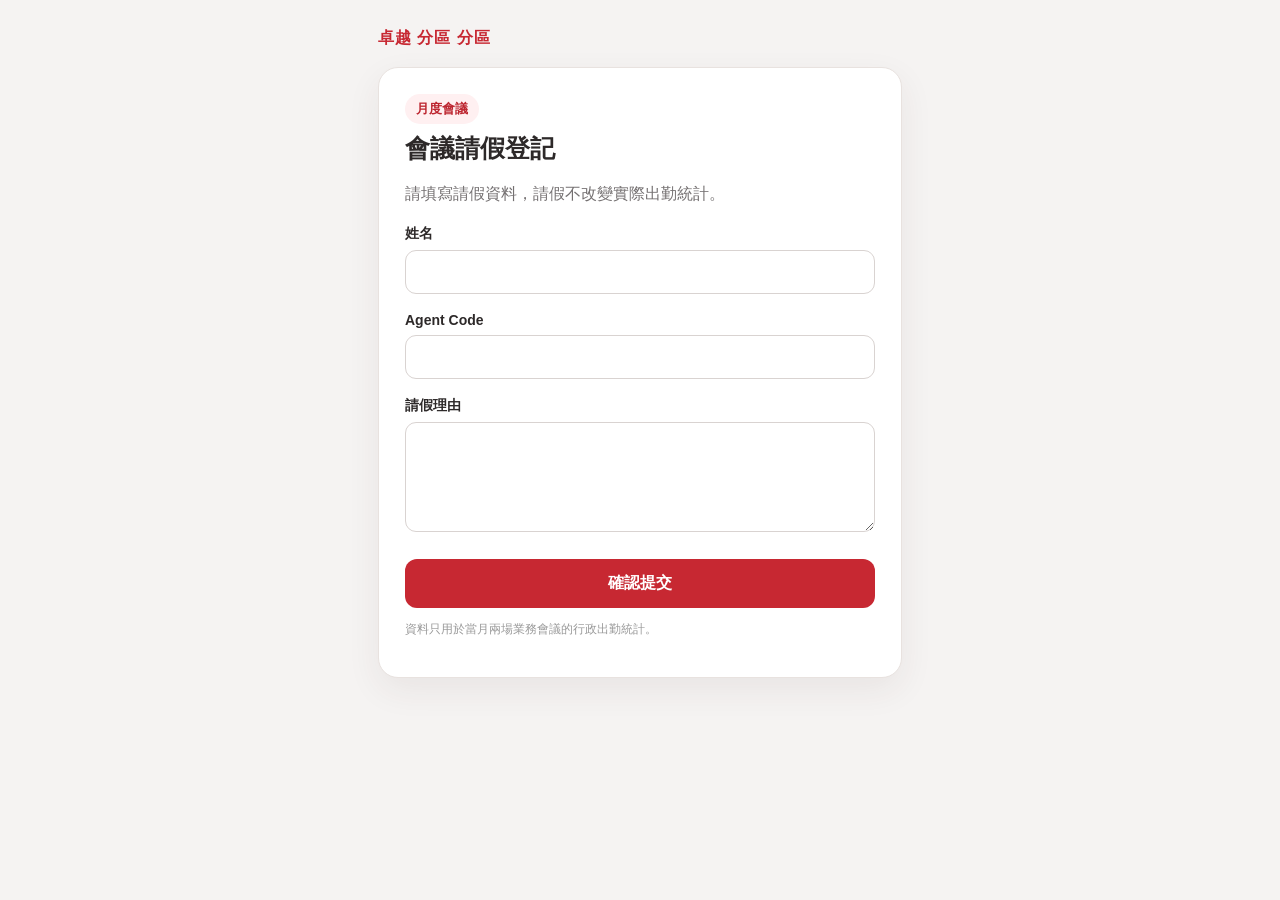
<file: meeting.html>
<!doctype html>
<html lang="zh-HK">
<head>
  <meta charset="utf-8"><meta name="viewport" content="width=device-width,initial-scale=1">
  <title>分區月度會議</title>
  <style>*{box-sizing:border-box}body{margin:0;background:#f5f3f2;color:#2d2929;font-family:-apple-system,BlinkMacSystemFont,"PingFang HK","Microsoft JhengHei",sans-serif}.wrap{max-width:560px;margin:0 auto;padding:28px 18px}.brand{color:#c72832;font-weight:900;letter-spacing:.06em}.card{background:#fff;border:1px solid #e8e2df;border-radius:20px;padding:26px;margin-top:18px;box-shadow:0 12px 34px #4d292d12}h1{font-size:25px;margin:8px 0}p{color:#747071;line-height:1.6}.meeting{display:inline-block;background:#fff0f1;color:#bd2630;border-radius:20px;padding:6px 11px;font-size:13px;font-weight:700}label{display:block;margin-top:18px;font-weight:700;font-size:14px}input,textarea{width:100%;margin-top:7px;border:1px solid #d9d3d1;border-radius:11px;padding:13px;font:inherit;outline:none}input:focus,textarea:focus{border-color:#d35a61;box-shadow:0 0 0 3px #d35a6114}textarea{min-height:110px;resize:vertical}button{width:100%;margin-top:24px;border:0;border-radius:12px;background:#c72832;color:#fff;padding:14px;font-weight:800;font-size:16px}.done{display:none;text-align:center;padding:22px 0}.done b{display:block;font-size:22px;color:#23804a}.note{font-size:12px;color:#999}.meetingChoices{margin-top:20px}.meetingChoices>strong{display:block;font-size:14px}.choice{display:flex;align-items:flex-start;gap:11px;margin-top:10px;border:1px solid #e1d9d6;border-radius:13px;padding:14px;background:#fffafa;cursor:pointer}.choice input{width:20px;height:20px;margin:1px 0 0;accent-color:#c72832;flex:0 0 auto}.choice span{display:block;font-weight:800;line-height:1.45}.choice small{display:block;color:#858081;margin-top:3px;font-weight:500}.choice:has(input:checked){border-color:#c72832;background:#fff1f2;box-shadow:0 0 0 2px #c7283212}</style>
</head>
<body><main class="wrap"><div class="brand">卓越 分區 分區</div><section class="card">
  <div id="formView"><span class="meeting" id="meeting"></span><h1 id="title"></h1><p id="intro"></p><form id="form">
    <div class="meetingChoices" id="meetingChoices"><strong>選擇需要簽到的會議（可同時選兩場）</strong><label class="choice"><input type="checkbox" name="meetingKind" value="summit-admin"><span id="adminMeeting"></span></label><label class="choice"><input type="checkbox" name="meetingKind" value="d0174"><span id="districtMeeting"></span></label></div>
    <label>姓名<input name="name" required autocomplete="name"></label><label>Agent Code<input name="agentCode" required inputmode="numeric" pattern="[0-9]+"></label><label id="reasonBox">請假理由<textarea name="reason" required></textarea></label><button type="submit">確認提交</button><p class="note">資料只用於當月兩場業務會議的行政出勤統計。</p>
  </form></div><div class="done" id="done"><b>✓ 提交成功</b><p id="doneText">資料已送交分區行政工作台，可以關閉此頁。</p></div>
</section></main><script>
const p=new URLSearchParams(location.search),meeting=p.get('meeting')||'',type=p.get('type')==='checkin'?'checkin':'leave',token=p.get('token')||'',monthNo=Number(meeting.slice(5,7))||new Date().getMonth()+1;
const labels={"summit-admin":`卓越行政總區${monthNo}月業務會議`,d0174:`分區${monthNo}月業務交流會`};
document.querySelector('#meeting').textContent=`${meeting} 月度會議`;document.querySelector('#adminMeeting').innerHTML=`${labels['summit-admin']}<small>行政總區會議簽到</small>`;document.querySelector('#districtMeeting').innerHTML=`${labels.d0174}<small>分區業務交流會簽到</small>`;document.querySelector('#title').textContent=type==='leave'?'會議請假登記':'兩場會議簽到';document.querySelector('#intro').textContent=type==='leave'?'請填寫請假資料，請假不改變實際出勤統計。':'請按實際出席情況選擇一場或兩場會議後提交。';if(type==='checkin')document.querySelector('#reasonBox').remove();else document.querySelector('#meetingChoices').remove();
document.querySelector('#form').addEventListener('submit',async e=>{e.preventDefault();const b=e.target.querySelector('button'),f=new FormData(e.target),kinds=type==='checkin'?f.getAll('meetingKind'):['d0174'];if(!token){alert('此表連結無效，請重新掃描當月二維碼。');return}if(type==='checkin'&&!kinds.length){alert('請至少選擇一場需要簽到的會議。');return}b.disabled=true;b.textContent='提交中…';try{const results=await Promise.all(kinds.map(meetingKind=>fetch('/api/meeting-response',{method:'POST',headers:{'content-type':'application/json'},body:JSON.stringify({meeting,type,token,meetingKind,name:f.get('name'),agentCode:f.get('agentCode'),reason:f.get('reason')||''})})));if(results.some(r=>!r.ok))throw 0;document.querySelector('#doneText').textContent=type==='checkin'?`已完成 ${kinds.length} 場會議簽到，資料已送交行政工作台。`:'請假資料已送交分區行政工作台。';document.querySelector('#formView').style.display='none';document.querySelector('#done').style.display='block'}catch{b.disabled=false;b.textContent='重新提交';alert('提交失敗；如月份已變更，請重新掃描最新二維碼。')}});
</script></body></html>
</file>
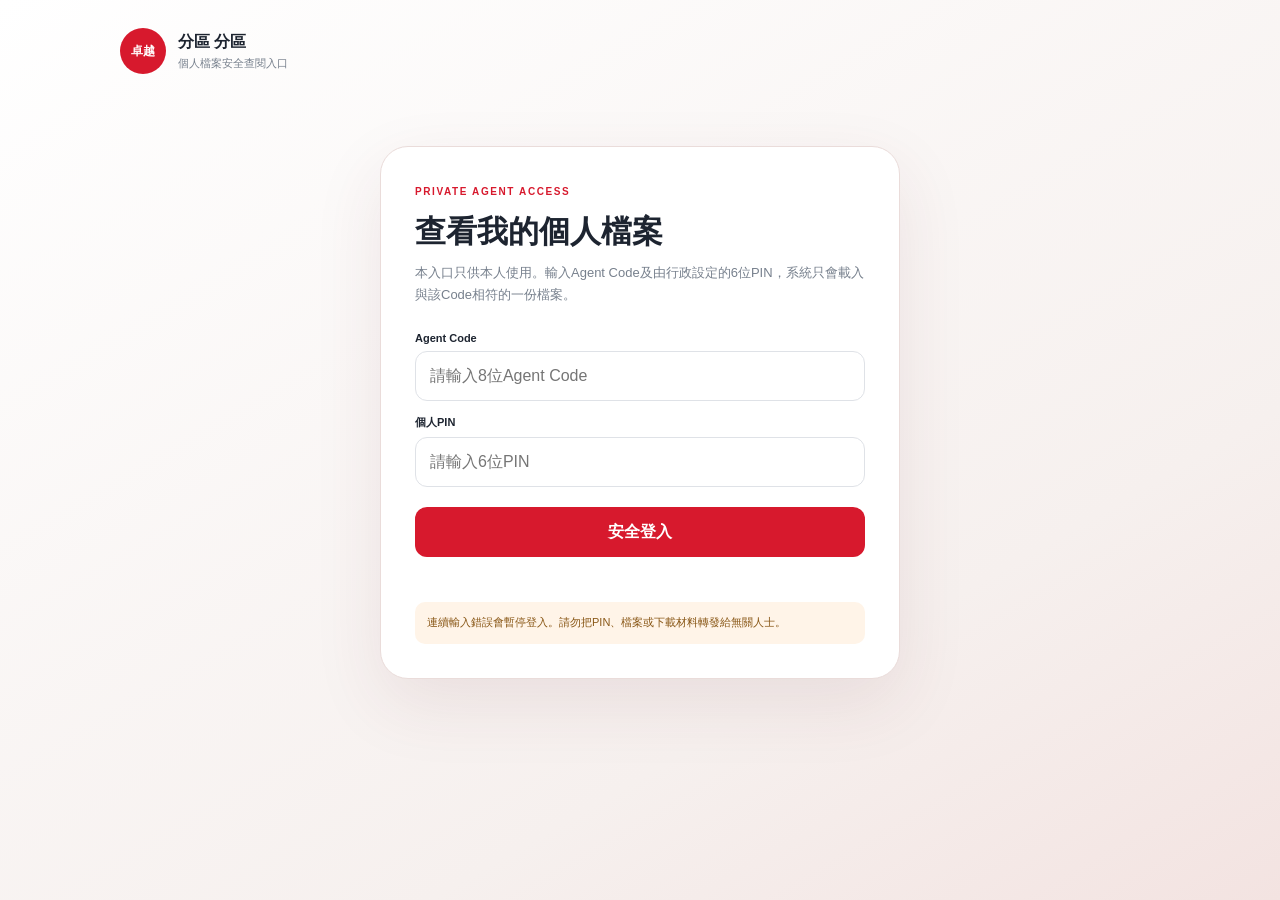
<file: team-profile.html>
<!doctype html>
<html lang="zh-Hant">
<head>
  <meta charset="utf-8"/>
  <meta name="viewport" content="width=device-width,initial-scale=1,viewport-fit=cover"/>
  <meta name="robots" content="noindex,nofollow,noarchive"/>
  <title>分區 我的個人檔案</title>
  <style>
    :root{--red:#d7192d;--ink:#1d2430;--muted:#77808d;--line:#e7e9ed;--paper:#fff;--wash:#f6f3f2}
    *{box-sizing:border-box}body{margin:0;background:linear-gradient(150deg,#fff 0%,#f6f0ee 70%,#f3e3e1 100%);color:var(--ink);font-family:-apple-system,BlinkMacSystemFont,"Segoe UI","PingFang HK","Microsoft JhengHei",sans-serif;min-height:100vh}
    button,input{font:inherit}.shell{width:min(1040px,calc(100% - 28px));margin:auto;padding:28px 0 60px}.brand{display:flex;align-items:center;gap:12px;margin-bottom:22px}.brand i{display:grid;place-items:center;width:46px;height:46px;border-radius:50%;background:var(--red);color:#fff;font-style:normal;font-size:12px;font-weight:900}.brand b,.brand small{display:block}.brand b{font-size:16px}.brand small{margin-top:3px;color:var(--muted);font-size:11px}
    .login{width:min(520px,100%);margin:8vh auto 0;padding:34px;border:1px solid #eadcda;border-radius:28px;background:#fff;box-shadow:0 25px 70px #6e2d3518}.eyebrow{color:var(--red);font-size:10px;font-weight:900;letter-spacing:.16em}.login h1{margin:12px 0 9px;font-size:31px}.login p{margin:0 0 26px;color:var(--muted);font-size:13px;line-height:1.7}.field{display:grid;gap:7px;margin-top:14px}.field span{font-size:11px;font-weight:800}.field input{width:100%;height:50px;border:1px solid #dfe2e7;border-radius:12px;padding:0 14px;outline:0}.field input:focus{border-color:#e55c68;box-shadow:0 0 0 4px #e55c6812}.primary{width:100%;height:50px;margin-top:20px;border:0;border-radius:12px;background:var(--red);color:#fff;font-weight:900}.primary:disabled{opacity:.55}.login aside{margin-top:15px;padding:12px;border-radius:10px;background:#fff4e8;color:#895716;font-size:11px;line-height:1.6}.message{min-height:18px;margin-top:12px;color:#b62b36;font-size:11px}
    .portal[hidden],.login[hidden]{display:none}.portalHead{display:flex;justify-content:space-between;align-items:center;gap:16px;padding:22px 24px;border:1px solid var(--line);border-radius:20px;background:#fff}.portalHead h1{margin:7px 0 2px;font-size:25px}.portalHead p{margin:0;color:var(--muted);font-size:11px}.logout{border:1px solid #dddfe4;border-radius:10px;background:#fff;padding:9px 12px;color:#606875}.tabs{display:flex;gap:7px;margin:14px 0;padding:6px;border-radius:14px;background:#ebe7e6}.tabs button{flex:1;border:0;border-radius:10px;background:transparent;padding:12px;color:#747b85;font-weight:800}.tabs button.active{background:#fff;color:#bd2431;box-shadow:0 5px 16px #4020250d}
    .view{display:none}.view.active{display:block}.profileHero{display:grid;grid-template-columns:130px 1fr auto;align-items:center;gap:22px;padding:27px;border:1px solid var(--line);border-radius:20px;background:#fff}.portrait{width:118px;height:118px;border-radius:50%;overflow:hidden;background:linear-gradient(145deg,#e3e7eb,#f7f8f9);display:grid;place-items:center;color:#a1a7ae;font-size:36px;font-weight:900}.portrait img{width:100%;height:100%;object-fit:cover}.profileHero h2{margin:7px 0 4px;font-size:27px}.profileHero p{margin:0;color:var(--muted);font-size:12px}.status{align-self:start;border-radius:999px;background:#e9f7ef;color:#24764f;padding:7px 11px;font-size:10px;font-weight:900}.section{margin-top:14px;padding:22px;border:1px solid var(--line);border-radius:18px;background:#fff}.section header{display:flex;justify-content:space-between;gap:14px;align-items:end;margin-bottom:15px}.section h3{margin:0;font-size:17px}.section header span{color:var(--muted);font-size:10px}.details{display:grid;grid-template-columns:repeat(4,1fr);gap:12px}.details div{min-width:0;padding:13px;border-radius:11px;background:#faf9f9}.details dt{color:#8a929d;font-size:9px}.details dd{margin:5px 0 0;font-size:11px;font-weight:800;overflow-wrap:anywhere}.files{display:grid;gap:8px}.file{display:flex;align-items:center;gap:10px;padding:12px;border:1px solid #eceef1;border-radius:11px}.file span{flex:1}.file b,.file small{display:block}.file b{font-size:11px}.file small{margin-top:3px;color:#8a929d;font-size:9px}.file button{border:0;border-radius:8px;background:#eef2f5;padding:8px 10px;color:#495461;font-size:10px;font-weight:800}.empty{padding:20px;text-align:center;color:#8b929c;font-size:11px}
    .creativeTools{display:flex;justify-content:flex-end;gap:8px;margin-bottom:12px}.creativeTools button{border:1px solid #dddfe4;border-radius:9px;background:#fff;padding:9px 12px;font-weight:800}.creative{position:relative;overflow:hidden;min-height:660px;padding:48px;border-radius:26px;background:linear-gradient(145deg,#8d0d19 0%,#d8192c 45%,#6d0711 100%);color:#fff;box-shadow:0 25px 60px #67111d24}.creative:before{content:"";position:absolute;width:420px;height:420px;right:-120px;top:-140px;border:80px solid #ffffff12;border-radius:50%}.creative:after{content:"";position:absolute;left:0;right:0;bottom:0;height:42%;background:linear-gradient(0deg,#240208a8,transparent)}.creativeTop,.creativeBody,.creativeFoot{position:relative;z-index:1}.creativeTop{display:flex;justify-content:space-between;font-weight:900;letter-spacing:.09em}.creativeTop small{font-weight:600;opacity:.75}.creativeBody{display:grid;grid-template-columns:1fr 260px;align-items:end;gap:35px;margin-top:95px}.creativeBody h2{margin:8px 0;font-size:48px}.creativeBody h3{margin:0 0 22px;font-size:19px;font-weight:600;opacity:.85}.creativeBody p{max-width:470px;font-size:14px;line-height:1.8;opacity:.85}.creativePhoto{width:250px;height:330px;border-radius:120px 120px 20px 20px;overflow:hidden;background:#ffffff20;border:1px solid #ffffff33;display:grid;place-items:center;font-size:64px;font-weight:900}.creativePhoto img{width:100%;height:100%;object-fit:cover}.creativeFoot{position:absolute;left:48px;right:48px;bottom:38px;display:flex;justify-content:space-between;align-items:end;border-top:1px solid #ffffff35;padding-top:18px}.creativeFoot b,.creativeFoot small{display:block}.creativeFoot small{margin-top:5px;opacity:.65}.creativeBadge{border:1px solid #ffffff45;border-radius:999px;padding:9px 14px;font-size:10px}
    @media(max-width:720px){.shell{width:min(100% - 18px,1040px);padding-top:16px}.login{margin-top:3vh;padding:25px 20px}.profileHero{grid-template-columns:78px 1fr}.portrait{width:72px;height:72px}.status{display:none}.details{grid-template-columns:1fr 1fr}.creative{min-height:700px;padding:30px}.creativeBody{grid-template-columns:1fr;margin-top:55px}.creativeBody h2{font-size:38px}.creativePhoto{width:190px;height:250px;margin-left:auto}.creativeFoot{left:30px;right:30px}.creativeBadge{display:none}}
    @media print{body{background:#fff}.brand,.portalHead,.tabs,.creativeTools,#fileView{display:none!important}.shell{width:100%;padding:0}.creative{border-radius:0;box-shadow:none;min-height:100vh}.view{display:none!important}#creativeView{display:block!important}}
  </style>
</head>
<body>
  <main class="shell">
    <div class="brand"><i>卓越</i><div><b>分區 分區</b><small>個人檔案安全查閱入口</small></div></div>
    <section class="login" id="login">
      <span class="eyebrow">PRIVATE AGENT ACCESS</span><h1>查看我的個人檔案</h1><p>本入口只供本人使用。輸入Agent Code及由行政設定的6位PIN，系統只會載入與該Code相符的一份檔案。</p>
      <label class="field"><span>Agent Code</span><input id="agentCode" inputmode="numeric" maxlength="8" autocomplete="username" placeholder="請輸入8位Agent Code"/></label>
      <label class="field"><span>個人PIN</span><input id="pin" type="password" inputmode="numeric" maxlength="6" autocomplete="current-password" placeholder="請輸入6位PIN"/></label>
      <button class="primary" id="loginButton">安全登入</button><div class="message" id="loginMessage"></div>
      <aside>連續輸入錯誤會暫停登入。請勿把PIN、檔案或下載材料轉發給無關人士。</aside>
    </section>
    <section class="portal" id="portal" hidden>
      <header class="portalHead"><div><span class="eyebrow">ONE PERSON · ONE FILE</span><h1 id="welcome">我的個人檔案</h1><p>只顯示本人資料。所有查看和下載均經過身份驗證。</p></div><button class="logout" id="logout">安全退出</button></header>
      <nav class="tabs"><button class="active" data-view="fileView">完整檔案</button><button data-view="creativeView">個人形象頁模板</button></nav>
      <section class="view active" id="fileView"><div id="profileContent"></div></section>
      <section class="view" id="creativeView"><div class="creativeTools"><button id="printCreative">列印／另存PDF</button></div><article class="creative" id="creative"><div class="creativeTop"><b>PRUDENTIAL · 分區</b><small>PROFESSIONAL PROFILE</small></div><div class="creativeBody"><div><span class="eyebrow" style="color:#fff">FINANCIAL CONSULTANT</span><h2 id="creativeName">—</h2><h3 id="creativeEnglish">—</h3><p>以專業、耐心與長期陪伴，協助客戶了解保障需要，建立適合自己與家庭的財務規劃。</p></div><div class="creativePhoto" id="creativePhoto">卓</div></div><div class="creativeFoot"><div><b id="creativeRole">—</b><small id="creativeCode">Agent Code —</small></div><span class="creativeBadge">個人形象頁 · 設計初稿</span></div></article></section>
    </section>
  </main>
  <script>
    const $=id=>document.getElementById(id),tokenKey="d0174-team-profile-session";let token=sessionStorage.getItem(tokenKey)||"",payload=null;
    const safe=value=>String(value||"").replace(/[&<>"']/g,char=>({"&":"&amp;","<":"&lt;",">":"&gt;",'"':"&quot;","'":"&#39;"}[char]));
    const value=value=>safe(value||"—"),size=n=>n>1048576?`${(n/1048576).toFixed(1)} MB`:`${Math.max(1,Math.round(n/1024))} KB`;
    const authHeaders=()=>({authorization:`Bearer ${token}`});
    function avatar(profile,newcomer){return newcomer?.avatar||profile?.avatar||""}
    function showPortal(data){payload=data;$("login").hidden=true;$("portal").hidden=false;const p=data.profile||{},n=data.newcomer||{},photo=avatar(p,n),photoHtml=photo?`<img src="${photo}" alt=""/>`:safe((p.name||"卓").slice(0,1));$("welcome").textContent=`${p.name||"Agent"}的個人檔案`;$("profileContent").innerHTML=`<section class="profileHero"><div class="portrait">${photoHtml}</div><div><span class="eyebrow">分區 AGENT PROFILE</span><h2>${value(p.name)} <small>${value(p.nameEn)}</small></h2><p>${value(p.role)} · Agent Code ${value(p.id)}</p></div><span class="status">${value(p.status)}</span></section><section class="section"><header><h3>基本資料與合約</h3><span>資料由分區團隊主檔同步</span></header><dl class="details"><div><dt>中文姓名</dt><dd>${value(p.name)}</dd></div><div><dt>英文姓名</dt><dd>${value(p.nameEn)}</dd></div><div><dt>職級</dt><dd>${value(p.role)}</dd></div><div><dt>Agent Code</dt><dd>${value(p.id)}</dd></div><div><dt>首合約日期</dt><dd>${value(p.contractStart||n.firstContractDate)}</dd></div><div><dt>職級生效日期</dt><dd>${value(p.roleEffectiveDate)}</dd></div><div><dt>直接上線</dt><dd>${value(p.manager)}</dd></div><div><dt>所屬管理組</dt><dd>${value(p.teamGroup)}</dd></div></dl></section><section class="section"><header><h3>聯絡資料</h3><span>只供本人核對</span></header><dl class="details"><div><dt>香港手機</dt><dd>${value(p.mobile)}</dd></div><div><dt>內地手機</dt><dd>${value(p.mainlandMobile)}</dd></div><div><dt>電郵</dt><dd>${value(p.email)}</dd></div><div><dt>生日</dt><dd>${value(p.birthday)}</dd></div></dl></section><section class="section"><header><h3>新人及入職紀錄</h3><span>${n?"已連結新人檔案":"沒有新人檔案來源"}</span></header><dl class="details"><div><dt>流程開始日期</dt><dd>${value(n.processStartDate||n.joinDate)}</dd></div><div><dt>入職完成日期</dt><dd>${value(n.completionDate)}</dd></div><div><dt>目前狀態</dt><dd>${value(n.onboardingStatus||p.status)}</dd></div><div><dt>新人流程</dt><dd>${n.onboardingStep?`第 ${safe(n.onboardingStep)} 步` : "—"}</dd></div></dl></section><section class="section"><header><h3>個人材料庫</h3><span>${data.files?.length||0}份文件</span></header><div class="files">${data.files?.length?data.files.map(file=>`<article class="file"><span><b>${value(file.name)}</b><small>${size(file.size)} · ${value(String(file.createdAt||"").slice(0,10))}</small></span><button data-file="${safe(file.id)}" data-name="${safe(file.name)}">下載</button></article>`).join(""):`<div class="empty">目前沒有已上傳的個人材料</div>`}</div></section>`;$("creativeName").textContent=p.name||"—";$("creativeEnglish").textContent=p.nameEn||"—";$("creativeRole").textContent=p.role||"—";$("creativeCode").textContent=`Agent Code ${p.id||"—"}`;$("creativePhoto").innerHTML=photoHtml;document.querySelectorAll("[data-file]").forEach(button=>button.addEventListener("click",()=>downloadFile(button.dataset.file,button.dataset.name)));}
    async function loadProfile(){if(!token)return;const response=await fetch("/api/team-profile-self",{headers:authHeaders(),cache:"no-store"});if(!response.ok)throw new Error("session_expired");showPortal(await response.json())}
    async function login(){const code=$("agentCode").value.replace(/\D/g,"").padStart(8,"0").slice(-8),pin=$("pin").value.trim();$("loginMessage").textContent="正在安全驗證…";$("loginButton").disabled=true;try{const response=await fetch("/api/team-profile-auth",{method:"POST",headers:{"content-type":"application/json"},body:JSON.stringify({agentCode:code,pin})});if(!response.ok){const data=await response.json().catch(()=>({}));throw new Error(data.error||"login_failed")}const data=await response.json();token=data.token;sessionStorage.setItem(tokenKey,token);await loadProfile()}catch(error){$("loginMessage").textContent=error.message==="rate_limited"?"輸入錯誤次數過多，請15分鐘後再試。":"Agent Code或PIN不正確，請向行政確認。"}finally{$("loginButton").disabled=false}}
    async function downloadFile(id,name){const response=await fetch(`/api/team-profile-file?id=${encodeURIComponent(id)}`,{headers:authHeaders(),cache:"no-store"});if(!response.ok)return alert("文件下載失敗，請重新登入後再試。");const blob=await response.blob(),url=URL.createObjectURL(blob),a=document.createElement("a");a.href=url;a.download=name||"個人文件";a.click();URL.revokeObjectURL(url)}
    $("loginButton").addEventListener("click",login);$("pin").addEventListener("keydown",event=>{if(event.key==="Enter")login()});$("logout").addEventListener("click",()=>{sessionStorage.removeItem(tokenKey);location.reload()});$("printCreative").addEventListener("click",()=>window.print());document.querySelectorAll(".tabs button").forEach(button=>button.addEventListener("click",()=>{document.querySelectorAll(".tabs button").forEach(x=>x.classList.toggle("active",x===button));document.querySelectorAll(".view").forEach(x=>x.classList.toggle("active",x.id===button.dataset.view))}));if(token)loadProfile().catch(()=>{sessionStorage.removeItem(tokenKey);token=""});
  </script>
</body>
</html>
</file>
